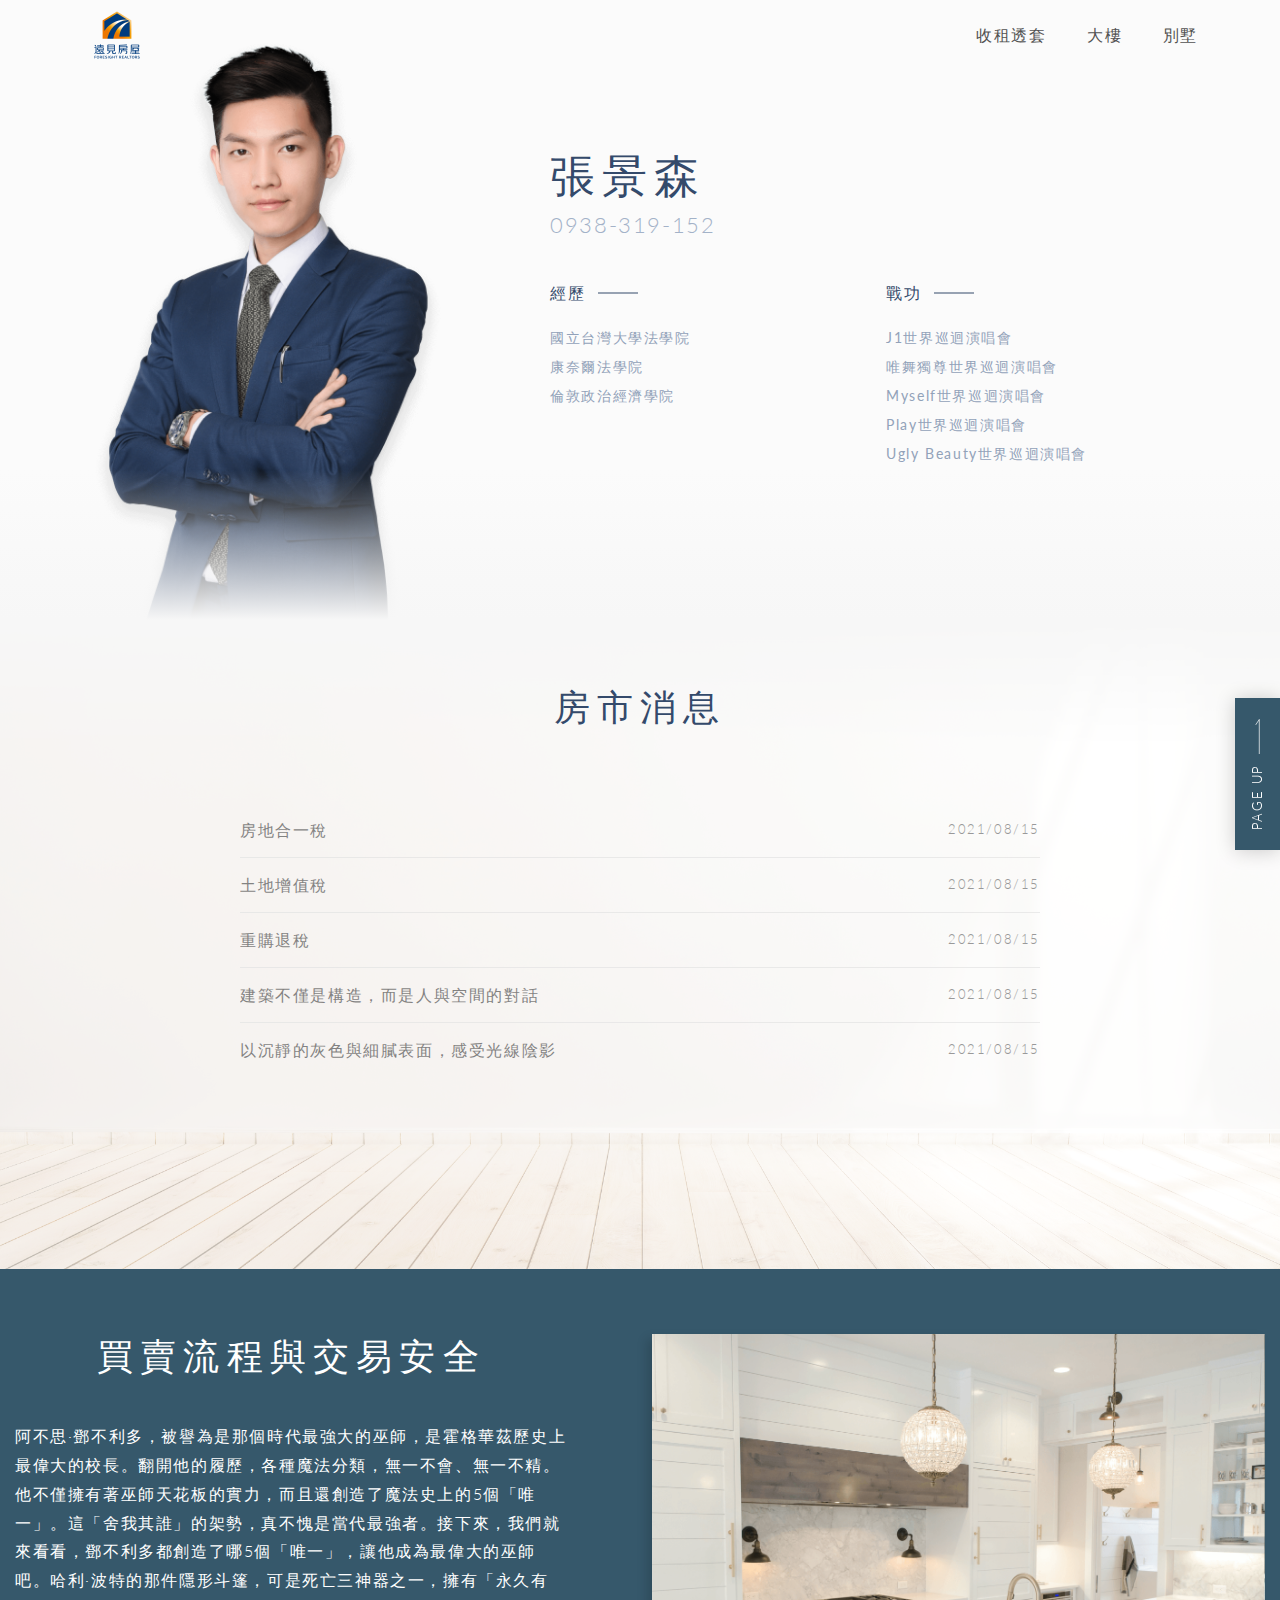
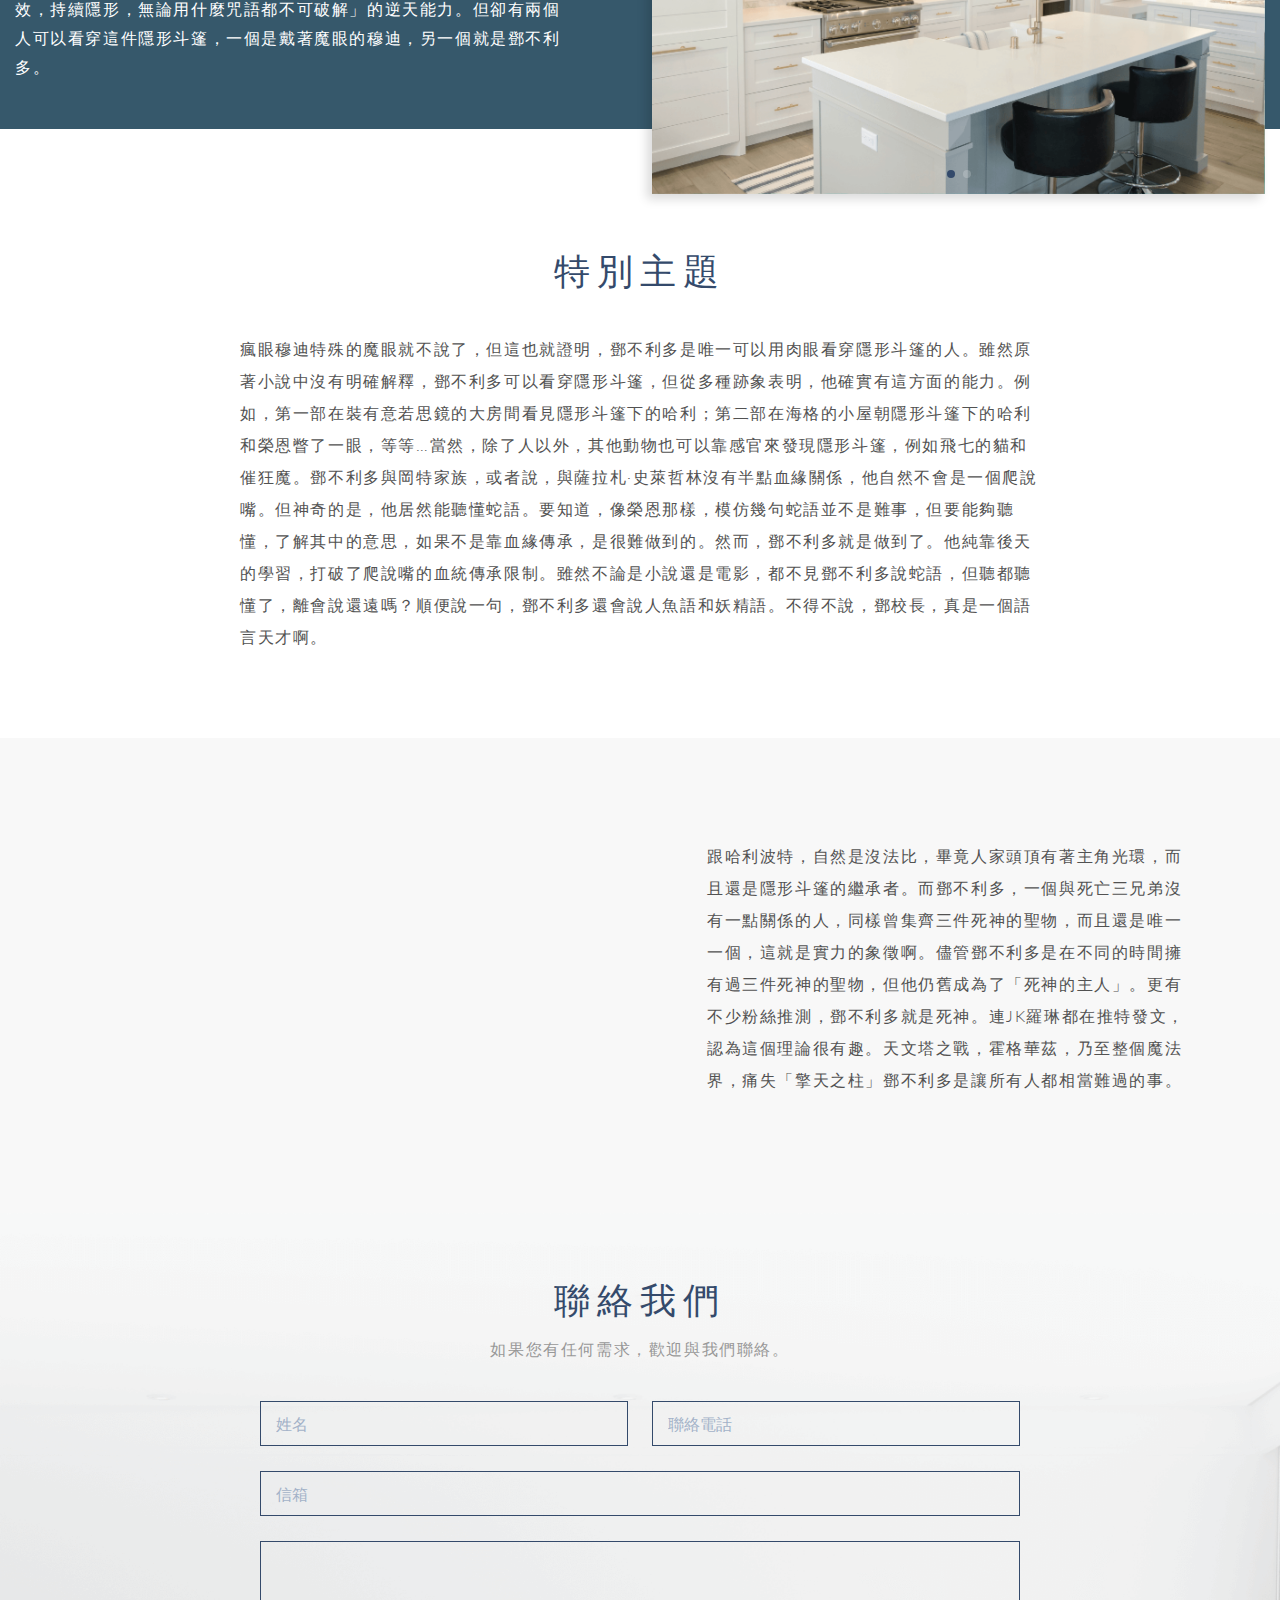
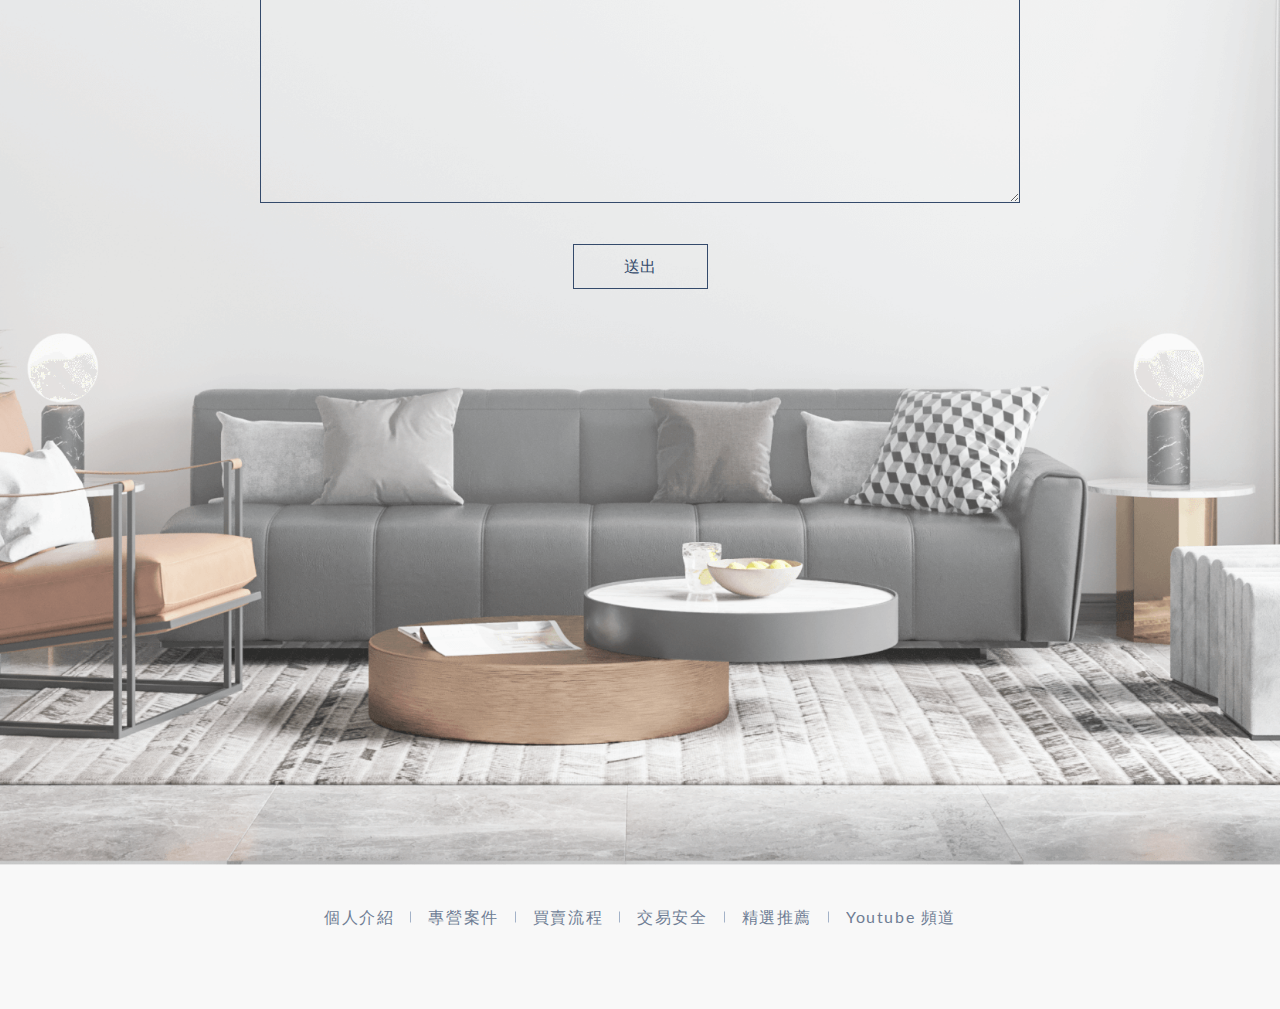
<file: index.html>
<!DOCTYPE html>
<html lang="en">
<head>
    <meta charset="UTF-8">
    <meta http-equiv="X-UA-Compatible" content="IE=edge">
    <meta name="viewport" content="width=device-width, initial-scale=1.0">
    <title>張景森</title>

    <link rel="preconnect" href="https://fonts.googleapis.com">
    <link rel="preconnect" href="https://fonts.gstatic.com" crossorigin>
    <link href="https://fonts.googleapis.com/css2?family=Lato:ital,wght@0,100;0,300;0,400;0,700;0,900;1,100;1,300;1,400;1,700;1,900&display=swap" rel="stylesheet">

    <link rel="stylesheet" href="./public/css/bootstrap/bootstrap.css">
    <link rel="stylesheet" href="./public/css/swiper/swiper-bundle.min.css">
    <link rel="stylesheet" href="./public/css/style.css">
</head>
<body>
    <header>
        <div class="container h-100 d-flex align-items-center justify-content-between">
            <a href="./index.html"><img class="logo" src="./public/img/logo.png" alt=""></a>
            <nav class="main-nav">
                <ul>
                    <li><a href="./rent.html">收租透套</a></li>
                    <li><a href="./building.html">大樓</a></li>
                    <li><a href="./villa.html">別墅</a></li>
                </ul>
            </nav>
            <div class="menu-icon d-md-none d-block">
                <div class="bar bar_top"></div>
                <div class="bar bar_middle"></div>
                <div class="bar bar_bottom"></div>
            </div>
        </div>
    </header>
    <div class="banner" id="introduction">
        <div class="container d-flex align-items-center">
            <div class="pic">
                <img src="./public/img/character.png" alt="">
            </div>
            <div class="text">
                <h1>張景森</h1>
                <h3>0938-319-152</h3>
                <div class="intro row">
                    <div class="col-md-6">
                        <h4>經歷</h4>
                        <ul>
                            <li>國立台灣大學法學院</li>
                            <li>康奈爾法學院</li>
                            <li>倫敦政治經濟學院</li>
                        </ul>
                    </div>
                    <div class="col-md-6">
                        <h4>戰功</h4>
                        <ul>
                            <li>J1世界巡迴演唱會</li>
                            <li>唯舞獨尊世界巡迴演唱會</li>
                            <li>Myself世界巡迴演唱會</li>
                            <li>Play世界巡迴演唱會</li>
                            <li>Ugly Beauty世界巡迴演唱會</li>
                        </ul>
                    </div>
                </div>
            </div>
        </div>
        <div class="banner_style"></div>
    </div>
    <div class="news">
        <h2 class="title">房市消息</h2>
        <div class="news_content">
            <a href="#" class="d-flex align-items-center justify-content-between">
                <p class="news_title">房地合一稅</p>
                <p class="news_date">2021/08/15</p>
            </a>
            <a href="#" class="d-flex align-items-center justify-content-between">
                <p class="news_title">土地增值稅</p>
                <p class="news_date">2021/08/15</p>
            </a>
            <a href="#" class="d-flex align-items-center justify-content-between">
                <p class="news_title">重購退稅</p>
                <p class="news_date">2021/08/15</p>
            </a>
            <a href="#" class="d-flex align-items-center justify-content-between">
                <p class="news_title">建築不僅是構造，而是人與空間的對話</p>
                <p class="news_date">2021/08/15</p>
            </a>
            <a href="#" class="d-flex align-items-center justify-content-between">
                <p class="news_title">以沉靜的灰色與細膩表面，感受光線陰影</p>
                <p class="news_date">2021/08/15</p>
            </a>
        </div>
    </div>
    <div class="flow-safe" id="flow">
        <div class="flow-safe_content">
            <div class="row position-relative">
                <div class="col-md-6">
                    <div class="flow-safe_text">
                        <h2 class="title">買賣流程與交易安全</h2>
                        <p>阿不思·鄧不利多，被譽為是那個時代最強大的巫師，是霍格華茲歷史上最偉大的校長。翻開他的履歷，各種魔法分類，無一不會、無一不精。他不僅擁有著巫師天花板的實力，而且還創造了魔法史上的5個「唯一」。這「舍我其誰」的架勢，真不愧是當代最強者。接下來，我們就來看看，鄧不利多都創造了哪5個「唯一」，讓他成為最偉大的巫師吧。哈利·波特的那件隱形斗篷，可是死亡三神器之一，擁有「永久有效，持續隱形，無論用什麼咒語都不可破解」的逆天能力。但卻有兩個人可以看穿這件隱形斗篷，一個是戴著魔眼的穆迪，另一個就是鄧不利多。</p>
                    </div>
                </div>
                <div class="col-md-6 flow-safe_swiper">
                    <div class="swiper-container flow-safe_pic">
                        <div class="swiper-wrapper">
                            <div class="swiper-slide"><img src="./public/img/pic-4.png" alt=""></div>
                            <div class="swiper-slide"><img src="./public/img/pic-5.png" alt=""></div>
                        </div>
                        <div class="swiper-pagination"></div>
                    </div>
                </div>
            </div>
        </div>
    </div>
    <div class="topic" id="topic">
        <h2 class="title">特別主題</h2>
        <p>瘋眼穆迪特殊的魔眼就不說了，但這也就證明，鄧不利多是唯一可以用肉眼看穿隱形斗篷的人。雖然原著小說中沒有明確解釋，鄧不利多可以看穿隱形斗篷，但從多種跡象表明，他確實有這方面的能力。例如，第一部在裝有意若思鏡的大房間看見隱形斗篷下的哈利；第二部在海格的小屋朝隱形斗篷下的哈利和榮恩瞥了一眼，等等…當然，除了人以外，其他動物也可以靠感官來發現隱形斗篷，例如飛七的貓和催狂魔。鄧不利多與岡特家族，或者說，與薩拉札·史萊哲林沒有半點血緣關係，他自然不會是一個爬說嘴。但神奇的是，他居然能聽懂蛇語。要知道，像榮恩那樣，模仿幾句蛇語並不是難事，但要能夠聽懂，了解其中的意思，如果不是靠血緣傳承，是很難做到的。然而，鄧不利多就是做到了。他純靠後天的學習，打破了爬說嘴的血統傳承限制。雖然不論是小說還是電影，都不見鄧不利多說蛇語，但聽都聽懂了，離會說還遠嗎？順便說一句，鄧不利多還會說人魚語和妖精語。不得不說，鄧校長，真是一個語言天才啊。</p>
    </div>
    <div class="video" id="youtube">
        <div class="container">
            <div class="row align-items-center">
                <div class="col-md-6">
                    <div class="video_box">
                        <iframe src="https://www.youtube.com/embed/FjAElV18mOw" title="YouTube video player" frameborder="0" allow="accelerometer; autoplay; clipboard-write; encrypted-media; gyroscope; picture-in-picture" allowfullscreen></iframe>
                    </div>
                </div>
                <div class="col-md-6">
                    <div class="video_text">
                        <p>跟哈利波特，自然是沒法比，畢竟人家頭頂有著主角光環，而且還是隱形斗篷的繼承者。而鄧不利多，一個與死亡三兄弟沒有一點關係的人，同樣曾集齊三件死神的聖物，而且還是唯一一個，這就是實力的象徵啊。儘管鄧不利多是在不同的時間擁有過三件死神的聖物，但他仍舊成為了「死神的主人」。更有不少粉絲推測，鄧不利多就是死神。連JK羅琳都在推特發文，認為這個理論很有趣。天文塔之戰，霍格華茲，乃至整個魔法界，痛失「擎天之柱」鄧不利多是讓所有人都相當難過的事。</p>
                    </div>
                </div>
            </div>
        </div>
    </div>
    <div class="contact">
        <h2 class="title">聯絡我們</h2>
        <p class="title-small">如果您有任何需求，歡迎與我們聯絡。</p>
        <form class="contact_content">
            <div class="row">
                <div class="col-md-6">
                    <input type="text" placeholder="姓名">
                </div>
                <div class="col-md-6">
                    <input type="mobile" placeholder="聯絡電話">
                </div>
                <div class="col-12">
                    <input type="email" placeholder="信箱">
                </div>
                <div class="col-12">
                    <textarea cols="30" rows="10"></textarea>
                </div>
            </div>
            <div class="submit-box common-btn mouseleave">
                <INPUT class="submit" type="button" value="送出" id="btnSubmit" name="btnSubmit" onClick="checkForm();">
            </div>
        </form>
    </div>

    <footer>
        <div class="container">
            <nav class="footer-nav">
                <ul class="d-flex justify-content-center align-items-center flex-wrap">
                    <li><a href="./index.html#introduction">個人介紹</a></li>
                    <li><a href="./index.html#case">專營案件</a></li>
                    <li><a href="./index.html#flow">買賣流程</a></li>
                    <li><a href="./index.html#flow">交易安全</a></li>
                    <li><a href="./index.html#topic">精選推薦</a></li>
                    <li><a href="./index.html#youtube">Youtube 頻道</a></li>
                </ul>
            </nav>
        </div>
    </footer>
    
    <div class="gototop">
        <img src="/public/img/arrow.svg" alt="">
        <p>PAGE UP</p>
    </div>
    
    <script src="./public/js/jquery/jquery.min.js"></script>
    <script src="./public/js/bootstrap/bootstrap.bundle.min.js"></script>
    <script src="./public/js/swiper/swiper-bundle.min.js"></script>
    <script src="./public/js/index.js"></script>

    <script>
        var swiper_case = new Swiper(".case-box", {
            slidesPerView: 1,
            autoplay: {
                delay: 3000,
                disableOnInteraction: false,
            },
            loop:true,
            effect: "fade",
            speed: 2500,
            fadeEffect: {
                crossFade: true,
            },
            navigation: {
                nextEl: ".swiper-button-next",
                prevEl: ".swiper-button-prev",
            },
            breakpoints: {
                767: {
                    slidesPerView: 3,
                    autoplay: false,
                    loop: false,
                    effect: "slide",
                    speed:0,
                }
            }
        })
        var swiper = new Swiper(".flow-safe_pic", {
            slidesPerView: 1,
            loop: true,
            pagination: {
                el: ".swiper-pagination",
                clickable: true,
            },
            autoplay: {
                delay: 3000,
                disableOnInteraction: false,
            },
            effect: "fade",
            speed: 2500,
        })
    </script>
</body>
</html>
</file>
<file: public/css/style.css>
@import url("https://fonts.googleapis.com/css2?family=Lato:ital,wght@0,100;0,300;0,400;0,700;0,900;1,100;1,300;1,400;1,700;1,900&display=swap");
body {
  font-family: "Lato", sans-serif;
  color: #525252;
  letter-spacing: 0.1em;
}

ul {
  list-style: none;
  padding: 0;
  margin: 0;
}

a {
  text-decoration: none;
  color: #525252;
}

a:hover {
  color: #525252;
}

header {
  height: 70px;
  width: 100%;
  position: absolute;
  top: 0;
  left: 0;
  z-index: 1000;
}

header a {
  height: 100%;
}

header a .logo {
  height: 100%;
}

header .main-nav ul li {
  display: inline-block;
  margin-left: 35px;
}

header .main-nav ul li a {
  -webkit-transition: 0.3s ease-in-out;
  transition: 0.3s ease-in-out;
}

header .main-nav ul li a:hover {
  color: #344a6b;
}

header.page-header {
  background-color: #fff;
}

header .menu-icon {
  width: 24px;
  height: 16px;
  position: relative;
  position: absolute;
  top: 50%;
  right: 20px;
  -webkit-transform: translateY(-50%);
          transform: translateY(-50%);
  cursor: pointer;
  -webkit-transition: 0.5s ease-in-out;
  transition: 0.5s ease-in-out;
}

header .menu-icon .bar {
  width: 100%;
  height: 1px;
  background-color: #344a6b;
  left: 0;
  position: absolute;
  -webkit-transition: 0.5s ease-in-out;
  transition: 0.5s ease-in-out;
}

header .menu-icon .bar_top {
  top: 0;
}

header .menu-icon .bar_middle {
  top: 50%;
}

header .menu-icon .bar_bottom {
  top: 100%;
}

header .menu-icon.active {
  position: absolute;
  right: 50%;
  -webkit-transform: translate(50%, -50%);
          transform: translate(50%, -50%);
}

header .menu-icon.active .bar {
  background-color: #fff;
}

header .menu-icon.active .bar_top {
  top: 50%;
  left: 50%;
  -webkit-transform: translate(-50%, -50%) rotate(45deg);
          transform: translate(-50%, -50%) rotate(45deg);
}

header .menu-icon.active .bar_middle {
  opacity: 0;
}

header .menu-icon.active .bar_bottom {
  top: 50%;
  left: 50%;
  -webkit-transform: translate(-50%, -50%) rotate(-45deg);
          transform: translate(-50%, -50%) rotate(-45deg);
}

main {
  padding-top: 70px;
}

.banner {
  background: rgba(247, 247, 247, 0.55);
  position: relative;
}

.banner .pic {
  width: 33%;
}

.banner .pic img {
  width: 100%;
}

.banner .text {
  width: 67%;
  padding-left: 100px;
}

.banner .text h1 {
  font-size: 45px;
  color: #344a6b;
  font-weight: 300;
  letter-spacing: 7px;
  margin-bottom: 10px;
}

.banner .text h3 {
  color: #a3b2c8;
  font-size: 22px;
  font-weight: 300;
  margin-bottom: 45px;
}

.banner .text h4 {
  color: #344a6b;
  position: relative;
  width: -webkit-fit-content;
  width: -moz-fit-content;
  width: fit-content;
  font-size: 16px;
  font-weight: 400;
}

.banner .text h4::after {
  width: 40px;
  height: 1px;
  background-color: #344a6b;
  position: absolute;
  content: "";
  top: 50%;
  left: calc(100% + 13px);
  -webkit-transform: translateY(-50%);
          transform: translateY(-50%);
}

.banner .text ul {
  margin-top: 25px;
}

.banner .text ul li {
  color: #92a2b9;
  font-size: 14px;
  font-weight: 400;
  margin-bottom: 8px;
}

.banner_style {
  position: absolute;
  width: 100%;
  height: 150px;
  background: -webkit-gradient(linear, left top, left bottom, from(rgba(247, 247, 247, 0)), to(#f7f7f7));
  background: linear-gradient(180deg, rgba(247, 247, 247, 0) 0%, #f7f7f7 100%);
  bottom: 0;
  left: 0;
}

.title {
  margin: 0 auto 75px;
  text-align: center;
  font-size: 36px;
  color: #344a6b;
  font-weight: 300;
  letter-spacing: 0.2em;
}

.news {
  padding-top: 65px;
  padding-bottom: 15%;
  background-image: url(../img/news-bg.png);
  background-position: center bottom;
  background-size: cover;
  background-repeat: no-repeat;
}

.news_content {
  max-width: 800px;
  width: 100%;
  margin: 0 auto;
}

.news_content a {
  display: block;
  padding: 15px 0;
  border-bottom: 1px solid #e3e3e3;
  opacity: 0.7;
  -webkit-transition: 0.3s ease-in-out;
  transition: 0.3s ease-in-out;
}

.news_content a p {
  margin: 0;
}

.news_content a p.news_date {
  color: #717171;
  font-weight: 300;
  font-size: 13px;
}

.news_content a p.news_title {
  padding-right: 20px;
  overflow: hidden;
  display: -webkit-box;
  -webkit-box-orient: vertical;
  -webkit-line-clamp: 1;
}

.news_content a:last-child {
  border-bottom: 0;
}

.news_content a:hover {
  opacity: 1;
}

.case {
  padding-top: 65px;
  padding-bottom: 100px;
}

.case .row {
  margin-right: -16px;
  margin-left: -16px;
}

.case-box .swiper-wrapper {
  margin-right: -16px;
  margin-left: -16px;
}

.case-box .swiper-wrapper .swiper-slide {
  padding-left: 16px;
  padding-right: 16px;
}

.case .swiper-button-next, .case .swiper-button-prev {
  display: none;
  width: 50px;
  height: 7.2px;
  background-image: url(../img/arrow-swiper.svg);
  background-size: contain;
  background-position: center center;
  background-repeat: no-repeat;
  bottom: 0;
  top: inherit;
  margin: 0;
  z-index: 100;
  pointer-events: inherit;
}

.case .swiper-button-next::after, .case .swiper-button-prev::after {
  content: "";
}

.case .swiper-button-next {
  right: 0;
}

.case .swiper-button-prev {
  left: inherit;
  right: 60px;
  -webkit-transform: scaleX(-1);
          transform: scaleX(-1);
}

.case .swiper-container-fade .swiper-slide {
  pointer-events: inherit;
}

.case_pic {
  width: 100%;
  padding-bottom: 60%;
  position: relative;
}

.case_pic img {
  position: absolute;
  width: 100%;
  height: 100%;
  -o-object-fit: cover;
     object-fit: cover;
}

.case_pic .hover-box {
  position: absolute;
  width: 100%;
  height: 100%;
  background-color: rgba(0, 0, 0, 0.4);
  opacity: 0;
  -webkit-transition: 0.6s ease-in-out;
  transition: 0.6s ease-in-out;
}

.case_pic .learn-more {
  position: absolute;
  text-align: center;
  color: rgba(255, 255, 255, 0.8);
  font-weight: 300;
  width: 100%;
  margin: 0;
  left: 0;
  top: 50%;
  opacity: 0;
  -webkit-transition: 0.6s ease-in-out;
  transition: 0.6s ease-in-out;
  -webkit-transform: translateY(20%);
          transform: translateY(20%);
}

.case_pic:hover .hover-box {
  opacity: 1;
}

.case_pic:hover .learn-more {
  -webkit-transform: translateY(-50%);
          transform: translateY(-50%);
  opacity: 1;
}

.case_title {
  margin-top: 10px;
  color: #7c7c7c;
  font-size: 18px;
  margin-bottom: 0;
  width: -webkit-fit-content;
  width: -moz-fit-content;
  width: fit-content;
}

.flow-safe {
  padding-top: 65px;
  padding-bottom: 2.5%;
  background-color: #36586b;
  color: #fff;
}

.flow-safe_content {
  max-width: 1250px;
  width: 100%;
  margin: 0 auto;
}

.flow-safe_text {
  padding-right: 60px;
}

.flow-safe_text .title {
  color: #fff;
  margin-bottom: 45px;
}

.flow-safe_text p {
  line-height: 1.8;
  font-weight: 300;
}

.flow-safe_swiper {
  position: absolute;
  right: 0;
  top: 0;
}

.flow-safe_pic {
  -webkit-box-shadow: -5px 5px 10px rgba(0, 0, 0, 0.15);
          box-shadow: -5px 5px 10px rgba(0, 0, 0, 0.15);
}

.flow-safe_pic .swiper-slide {
  width: 100%;
  padding-bottom: 75%;
  position: relative;
}

.flow-safe_pic .swiper-slide img {
  position: absolute;
  width: 100%;
  height: 100%;
  -o-object-fit: cover;
     object-fit: cover;
}

.flow-safe_pic .swiper-pagination-bullet {
  background: #fff;
}

.flow-safe_pic .swiper-pagination-bullet-active {
  background: #344a6b;
}

.topic {
  padding-top: 120px;
  padding-bottom: 85px;
}

.topic .title {
  margin-bottom: 40px;
}

.topic p {
  max-width: 800px;
  width: 100%;
  margin: 0 auto;
  line-height: 2;
  font-weight: 300;
}

.video {
  padding-top: 85px;
  padding-bottom: 85px;
  background-color: #f8f8f8;
}

.video_box {
  position: relative;
  width: 100%;
  padding-bottom: 56%;
}

.video_box iframe {
  position: absolute;
  width: 100%;
  height: 100%;
  -o-object-fit: cover;
     object-fit: cover;
}

.video_text {
  padding-left: 55px;
}

.video_text p {
  font-weight: 300;
  line-height: 2;
}

.contact {
  padding-top: 65px;
  padding-bottom: 45%;
  background-image: url(../img/contact-bg.png);
  background-size: cover;
  background-repeat: no-repeat;
  background-position: center bottom;
}

.contact .title {
  margin-bottom: 15px;
}

.contact .title-small {
  color: #989898;
  margin-bottom: 40px;
  text-align: center;
  font-weight: 300;
}

.contact_content {
  max-width: 800px;
  width: 100%;
  margin: 0 auto;
  padding: 0 20px;
}

.contact_content input,
.contact_content textarea {
  width: 100%;
  border: 1px solid #344a6b;
  padding: 0 15px;
  color: #525252;
  font-weight: 300;
  margin-bottom: 25px;
  background-color: transparent;
  outline: none;
}

.contact_content input::-webkit-input-placeholder,
.contact_content textarea::-webkit-input-placeholder {
  color: #a3b2c8;
}

.contact_content input:-ms-input-placeholder,
.contact_content textarea:-ms-input-placeholder {
  color: #a3b2c8;
}

.contact_content input::-ms-input-placeholder,
.contact_content textarea::-ms-input-placeholder {
  color: #a3b2c8;
}

.contact_content input::placeholder,
.contact_content textarea::placeholder {
  color: #a3b2c8;
}

.contact_content input {
  height: 45px;
}

.contact_content textarea {
  padding: 10px 15px;
  margin-bottom: 35px;
}

.contact_content .submit-box {
  position: relative;
  width: 135px;
  height: 45px;
  margin: 0 auto;
  -webkit-transition: 0.6s ease-in-out;
  transition: 0.6s ease-in-out;
}

.contact_content .submit-box .submit {
  width: 100%;
  height: 100%;
  position: absolute;
  top: 0;
  left: 0;
  color: #344a6b;
  font-weight: 400;
  -webkit-transition: 0.6s ease-in-out;
  transition: 0.6s ease-in-out;
}

.contact_content .submit-box::before {
  position: absolute;
  content: "";
  width: 100%;
  height: 100%;
  background-color: #36586b;
  bottom: 0;
  left: 0;
  height: 0;
  -webkit-transition: 0.6s ease-in-out;
  transition: 0.6s ease-in-out;
}

.contact_content .submit-box.mouseover::before {
  height: 100%;
}

.contact_content .submit-box.mouseover .submit {
  color: #fff;
}

.contact_content .submit-box.mouseleave::before {
  height: 0;
  bottom: inherit;
  top: 0;
}

.contact_content .submit-box.mouseleave .submit {
  color: #344a6b;
}

footer {
  background: #f8f8f8;
  padding: 40px 0;
}

footer .footer-nav {
  margin-bottom: 40px;
}

footer .footer-nav ul li {
  margin: 0 17px;
  position: relative;
}

footer .footer-nav ul li::after {
  position: absolute;
  content: "";
  width: 1px;
  height: 11px;
  background-color: #a3b2c8;
  top: 50%;
  right: -17px;
  -webkit-transform: translateY(-50%);
          transform: translateY(-50%);
}

footer .footer-nav ul li:last-child::after {
  display: none;
}

footer .footer-nav ul li a {
  color: #344a6b;
  opacity: 0.7;
  -webkit-transition: 0.3s ease-in-out;
  transition: 0.3s ease-in-out;
}

footer .footer-nav ul li a:hover {
  opacity: 1;
}

footer .info img {
  margin-right: 15px;
}

footer .info img.card {
  width: 170px;
}

footer .info img.qrcode {
  width: 80px;
}

footer .link {
  display: block;
  border: 1px solid #344a6b;
  position: relative;
  width: 145px;
  height: 50px;
}

footer .link .hover-box {
  position: absolute;
  width: 100%;
  height: 0;
  background-color: #344a6b;
  bottom: 0;
  left: 0;
  -webkit-transition: 0.6s ease-in-out;
  transition: 0.6s ease-in-out;
}

footer .link a {
  display: block;
  position: absolute;
  width: 100%;
  height: 100%;
  top: 0;
  left: 0;
}

footer .link a span {
  color: #344a6b;
  display: block;
  margin-right: 10px;
  -webkit-transition: 0.6s ease-in-out;
  transition: 0.6s ease-in-out;
}

footer .link a .arrow-box {
  position: relative;
  width: 20px;
  height: 24px;
}

footer .link a .arrow-box img {
  position: absolute;
  width: 100%;
  margin-bottom: 5px;
  -webkit-transition: 0.6s ease-in-out;
  transition: 0.6s ease-in-out;
}

footer .link a .arrow-box img.hover {
  opacity: 0;
}

footer .link.mouseover .hover-box {
  height: 100%;
}

footer .link.mouseover a span {
  color: #fff;
}

footer .link.mouseover a .arrow-box img.normal {
  opacity: 0;
}

footer .link.mouseover a .arrow-box img.hover {
  opacity: 1;
}

footer .link.mouseleave .hover-box {
  height: 0;
  top: 0;
  bottom: inherit;
}

footer .qrcode-mobile {
  margin-top: 25px;
  width: 50%;
}

footer .qrcode-mobile img {
  width: calc(50% - 5px);
}

.gototop {
  position: fixed;
  bottom: 50px;
  right: 0;
  padding: 20px 13px;
  background-color: #36586b;
  -webkit-box-shadow: 0px 1px 20px rgba(0, 0, 0, 0.2);
          box-shadow: 0px 1px 20px rgba(0, 0, 0, 0.2);
  cursor: pointer;
  -webkit-transition: 0.3s ease-in-out;
  transition: 0.3s ease-in-out;
  z-index: 500;
}

.gototop img {
  width: 5px;
  display: block;
  margin: 0 auto 10px;
  -webkit-transition: 0.3s ease-in-out;
  transition: 0.3s ease-in-out;
}

.gototop p {
  color: #fff;
  font-size: 13px;
  -webkit-writing-mode: vertical-lr;
      -ms-writing-mode: tb-lr;
          writing-mode: vertical-lr;
  text-orientation: mixed;
  margin: 0;
  font-weight: 300;
  -webkit-transform: rotate(180deg);
          transform: rotate(180deg);
}

.gototop:hover {
  opacity: 0.9;
  padding-top: 15px;
}

.gototop:hover img {
  margin-bottom: 15px;
}

.title-box {
  position: relative;
  width: 100%;
  padding-bottom: 20%;
}

.title-box img {
  position: absolute;
  width: 100%;
  height: 100%;
  -o-object-fit: cover;
     object-fit: cover;
}

.title-box .title_mask {
  position: absolute;
  width: 100%;
  height: 100%;
  background-color: rgba(0, 0, 0, 0.4);
  top: 0;
  left: 0;
}

.title-box h1 {
  font-size: 35px;
  text-shadow: 0px 1px 10px rgba(0, 0, 0, 0.35);
  text-align: center;
  margin: 0;
  font-weight: 300;
  color: #fff;
  position: absolute;
  top: 50%;
  -webkit-transform: translateY(-50%);
          transform: translateY(-50%);
  width: 100%;
  letter-spacing: 0.15em;
}

.page-tab {
  margin: 50px 0;
  border: 0;
}

.page-tab li {
  position: relative;
  margin: 0 25px;
}

.page-tab li .nav-link {
  border: 0;
  color: #adb8c7;
  letter-spacing: 1.3px;
  padding: 0;
  -webkit-transition: 0.3s ease-in-out;
  transition: 0.3s ease-in-out;
}

.page-tab li .nav-link:hover, .page-tab li .nav-link.active {
  color: #344a6b;
}

.page-tab li::after {
  position: absolute;
  width: 1px;
  height: 13px;
  background-color: #adb8c7;
  content: "";
  top: 50%;
  right: -25px;
  -webkit-transform: translateY(-40%);
          transform: translateY(-40%);
}

.page-tab li:last-child::after {
  display: none;
}

.page-tab-content {
  padding-bottom: 50px;
}

.rent_text {
  margin-top: 15px;
  margin-bottom: 50px;
}

.rent_text_main {
  margin-bottom: 30px;
}

.rent_text ul li {
  display: inline-block;
  margin-right: 20px;
  margin-bottom: 8px;
  position: relative;
}

.rent_text ul li::after {
  position: absolute;
  width: 1px;
  height: 13px;
  background-color: #dadada;
  content: "";
  top: calc(50%);
  right: -10px;
  -webkit-transform: translateY(-50%);
          transform: translateY(-50%);
}

.rent_text ul li:nth-child(3n)::after {
  display: none;
}

.case-page_text h3 {
  font-size: 20px;
  color: #344a6b;
  margin: 0;
}

.case-page_text .price {
  margin: 0;
}

.case-page_text .price span:first-child {
  color: #92a2b9;
  font-size: 15px;
  margin-right: 8px;
}

.case-page_text .price span:nth-child(2) {
  color: #344a6b;
  font-size: 20px;
}

.case-page_text ul li span {
  font-size: 15px;
}

.case-page_text ul li span:first-child {
  color: #92a2b9;
}

.case-page_text ul li span:nth-child(2) {
  color: #7c7c7c;
}

.classify {
  position: relative;
  margin-top: 30px;
}

.classify .classify-box {
  width: 100%;
  border: 1px solid #344a6b;
  padding: 10px;
  position: relative;
}

.classify .classify-box img {
  position: absolute;
  width: 15px;
  top: 50%;
  right: 20px;
  -webkit-transform: translateY(-50%);
          transform: translateY(-50%);
}

.building-page {
  margin-bottom: 70px;
}

.building-page .pic {
  width: 55%;
}

.building-page .case-page_text {
  width: 45%;
  padding-left: 35px;
}

.building-page .case-page_text h3 {
  font-size: 30px;
  font-weight: 400;
  margin-bottom: 40px;
}

.building-page .case-page_text .price span:nth-child(2) {
  font-size: 32px;
}

.building-page:nth-child(even) .pic {
  -webkit-box-ordinal-group: 3;
      -ms-flex-order: 2;
          order: 2;
}

.building-page:nth-child(even) .building_text {
  -webkit-box-ordinal-group: 2;
      -ms-flex-order: 1;
          order: 1;
  padding-left: 0;
  padding-right: 35px;
}

@media screen and (max-width: 1250px) {
  .flow-safe_content .row {
    margin-left: 0;
    margin-right: 0;
  }
  .flow-safe_text {
    padding-right: 30px;
  }
}

@media screen and (max-width: 1200px) {
  .rent_text ul li:nth-child(3n)::after {
    display: block;
  }
  .rent_text ul li:nth-child(2n)::after {
    display: none;
  }
}

@media screen and (max-width: 991px) {
  footer .link {
    width: 120px;
    height: 35px;
  }
  footer .link a span {
    font-size: 14px;
  }
}

@media screen and (max-width: 800px) {
  .news_content {
    padding: 0 20px;
  }
  .topic {
    padding-bottom: 40px;
  }
  .topic p {
    padding: 0 20px;
  }
}

@media screen and (max-width: 767px) {
  footer .info {
    width: 100%;
    -webkit-box-pack: justify;
        -ms-flex-pack: justify;
            justify-content: space-between;
  }
  footer .info img.card {
    width: calc(50% - 8px);
    margin: 0;
  }
  footer .footer-nav {
    margin-bottom: 20px;
  }
  footer .footer-nav ul li {
    width: 50%;
    margin: 0 0 10px 0;
  }
  footer .footer-nav ul li::after {
    display: none;
  }
  main {
    padding-top: 60px;
  }
  .contact {
    padding-top: 50px;
    background-image: url(../img/contact-bg-mobile.png);
  }
  .contact_content {
    padding: 0;
  }
  .contact_content .row {
    margin-left: 0;
    margin-right: 0;
  }
  .flow-safe_content .row {
    margin-left: 0;
    margin-right: 0;
  }
  .flow-safe_swiper {
    position: static;
  }
  .flow-safe_pic {
    -webkit-transform: translateY(50px);
            transform: translateY(50px);
  }
  .flow-safe_text {
    padding-right: 0;
  }
  .flow-safe_text p {
    margin-bottom: 0;
  }
  .banner {
    padding-top: 100px;
  }
  .banner .pic {
    width: 60%;
    position: absolute;
    bottom: 0;
    left: -15%;
  }
  .banner .text {
    width: 55%;
    padding-left: 20px;
    margin-left: auto;
  }
  .banner .text h1 {
    font-size: 36px;
    margin-bottom: 5px;
  }
  .banner .text h3 {
    font-size: 18px;
    margin-bottom: 0;
    margin-bottom: 30px;
  }
  .banner .text ul {
    margin-top: 10px;
    margin-bottom: 30px;
  }
  header {
    height: 60px;
  }
  header .main-nav {
    position: fixed;
    width: 100vw;
    height: 100vh;
    background-color: #344a6b;
    top: 0;
    left: 0;
    display: none;
  }
  header .main-nav ul {
    position: absolute;
    top: 30%;
    left: 50%;
    -webkit-transform: translateX(-50%);
            transform: translateX(-50%);
  }
  header .main-nav ul li {
    margin: 0 17px;
    position: relative;
  }
  header .main-nav ul li a {
    color: #fff;
    -webkit-writing-mode: vertical-lr;
    -ms-writing-mode: tb-lr;
        writing-mode: vertical-lr;
    line-height: 1;
    letter-spacing: 8px;
  }
  header .main-nav ul li::before {
    position: absolute;
    content: "";
    width: 15px;
    height: 1px;
    background-color: #fff;
    top: -20px;
    left: 50%;
    -webkit-transform: translateX(-50%);
            transform: translateX(-50%);
  }
  .news {
    padding-top: 50px;
  }
  .title {
    font-size: 28px;
    margin-bottom: 40px;
  }
  .case {
    padding-bottom: 50px;
  }
  .case-box {
    width: 100%;
  }
  .case-box .swiper-wrapper {
    margin-left: 0;
    margin-right: 0;
  }
  .case-box .swiper-wrapper .swiper-slide {
    padding-left: 0;
    padding-right: 0;
  }
  .case .swiper-button-next, .case .swiper-button-prev {
    display: block;
  }
  .video {
    padding-top: 40px;
    padding-bottom: 40px;
  }
  .video_text {
    padding-left: 0;
    margin-top: 30px;
  }
  .gototop {
    padding: 15px 10px;
    bottom: 100px;
  }
  .gototop:hover {
    padding-top: 10px;
  }
  .title-box {
    padding-bottom: 40%;
  }
  .title-box h1 {
    font-size: 28px;
  }
  .classify {
    margin-bottom: 40px;
  }
  .page-tab {
    position: absolute;
    width: 100%;
    margin: 0;
    left: 0;
    top: calc(100% + 5px);
    z-index: 100;
    background-color: #344a6b;
    padding: 10px 0;
    display: none;
  }
  .page-tab li {
    margin: 0;
    width: 100%;
    padding: 10px 0;
  }
  .page-tab li .nav-link {
    color: #fff;
    text-align: center;
    display: block;
    width: 100%;
  }
  .page-tab li .nav-link.active {
    background-color: transparent;
    color: #fff;
  }
  .page-tab li::after {
    display: none;
  }
  .page-tab-content {
    padding-bottom: 0;
  }
  .rent_text h3 {
    width: 100%;
  }
  .rent_text p {
    width: 100%;
  }
  .building-page .pic {
    width: 100%;
    margin-bottom: 20px;
  }
  .building-page .case-page_text {
    width: 100%;
    padding-left: 0;
  }
  .building-page .case-page_text h3 {
    margin-bottom: 20px;
    font-size: 24px;
  }
  .building-page .case-page_text .price span:nth-child(2) {
    font-size: 28px;
  }
  .building-page:nth-child(even) .pic {
    -webkit-box-ordinal-group: 2;
        -ms-flex-order: 1;
            order: 1;
  }
  .building-page:nth-child(even) .building_text {
    -webkit-box-ordinal-group: 3;
        -ms-flex-order: 2;
            order: 2;
    padding: 0;
  }
}

@media screen and (max-width: 575px) {
  .rent_text h3 {
    width: -webkit-fit-content;
    width: -moz-fit-content;
    width: fit-content;
  }
  .rent_text p {
    width: -webkit-fit-content;
    width: -moz-fit-content;
    width: fit-content;
  }
  .rent_text ul li:nth-child(2n)::after {
    display: block;
  }
  .rent_text ul li:nth-child(4)::after {
    display: none;
  }
  .rent_text ul li:last-child::after {
    display: none;
  }
}

@media screen and (max-width: 480px) {
  .rent_text ul li:nth-child(4)::after {
    display: block;
  }
  .rent_text ul li:nth-child(3n)::after {
    display: none;
  }
}

@media screen and (max-width: 365px) {
  .rent_text ul li:nth-child(3n)::after {
    display: block;
  }
  .rent_text ul li:nth-child(2n)::after {
    display: none;
  }
}
/*# sourceMappingURL=style.css.map */
</file>
